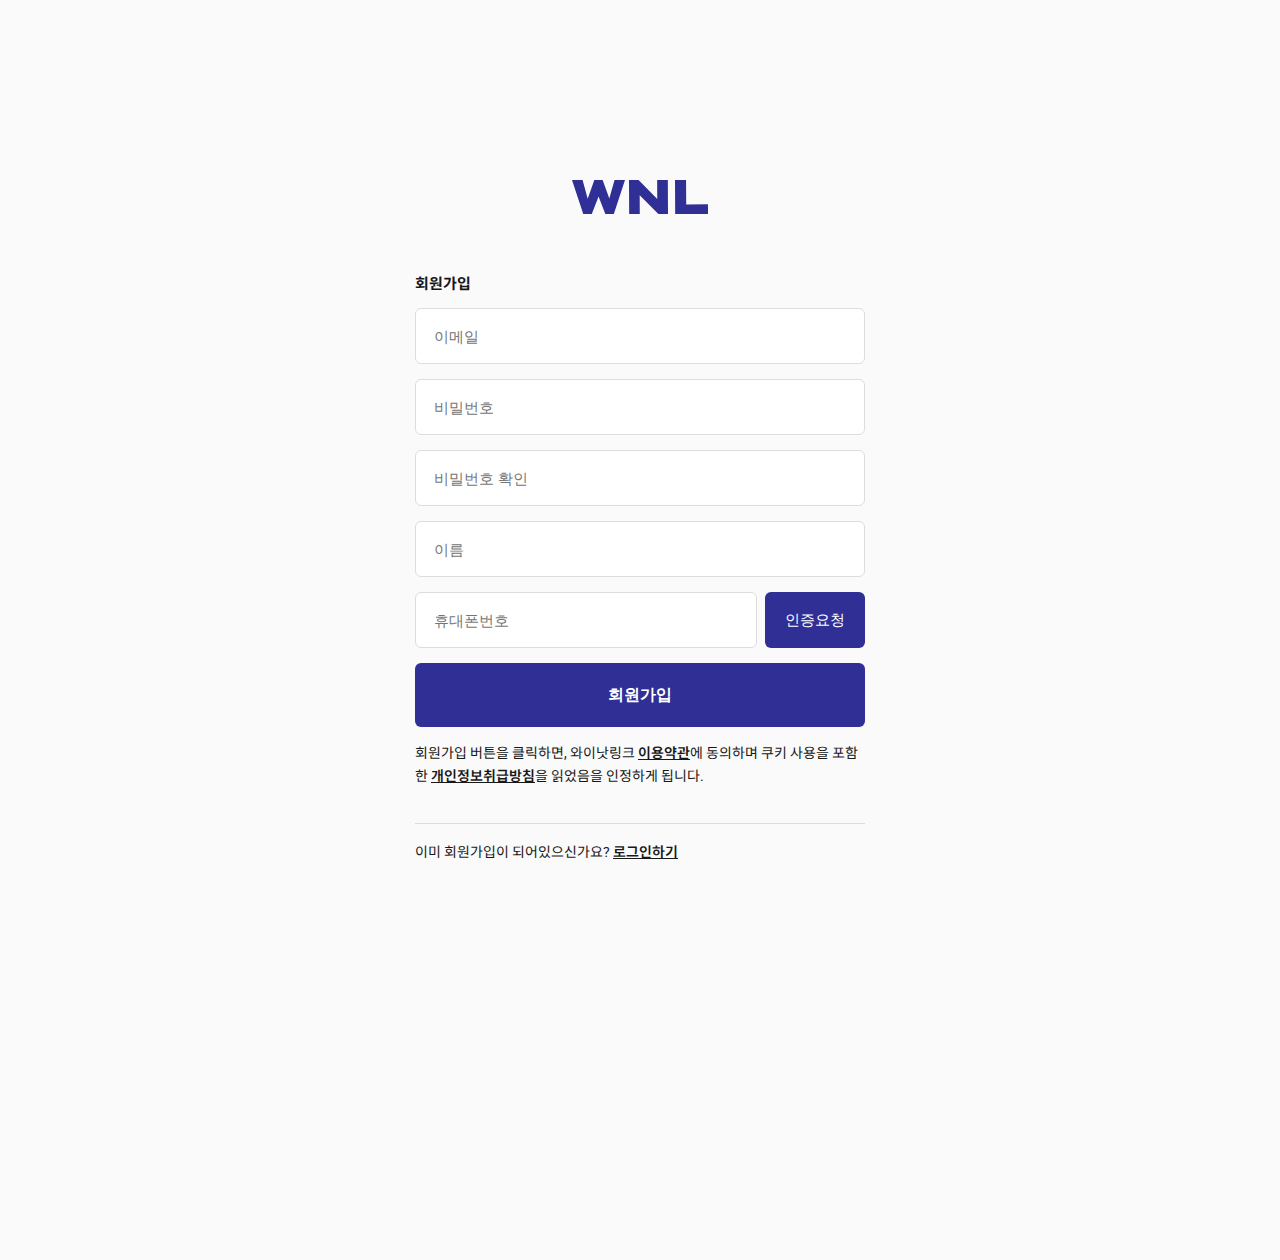
<file: whynot_220p/join.html>
<!DOCTYPE html>
<html lang="en">
<head>
    <meta charset="UTF-8">
    <title>와이낫링크</title>
    <link rel="stylesheet" type="text/css" href="./common.css"/>
    <link rel="stylesheet" type="text/css" href="./mobile.css"/>
    <meta name="viewport" content="width=device-width, initial-scale=1.0">
</head>
<body>
<div class="auth_page">
    <div class="join_section">
        <div class="logo_section">
            <img src="./img/logo.svg"/>
        </div>
        <div class="auth_title">회원가입</div>
        <div class="auth_input_section">
            <div class="input_item">
                <input type="text" placeholder="이메일"/>
            </div>
            <div class="input_item">
                <input type="password" placeholder="비밀번호"/>
            </div>
            <div class="input_item">
                <input type="password" placeholder="비밀번호 확인"/>
            </div>
            <div class="input_item">
                <input type="text" placeholder="이름"/>
            </div>
            <div class="input_item phone_item">
                <input type="tel" placeholder="휴대폰번호"/>
                <button class="default_bt phone_check_bt">인증요청</button>
            </div>
            <div class="input_item">
                <button class="default_bt join_bt">회원가입</button>
            </div>
            <div class="join_input_desc">
                회원가입 버튼을 클릭하면, 와이낫링크 <a>이용약관</a>에 동의하며 쿠키 사용을 포함한
                <a>개인정보취급방침</a>을 읽었음을 인정하게 됩니다.
            </div>
        </div>
        <div class="join_bottom_section">
            이미 회원가입이 되어있으신가요? <a>로그인하기</a>
        </div>
    </div>
</div>



</body>
</html>
</file>
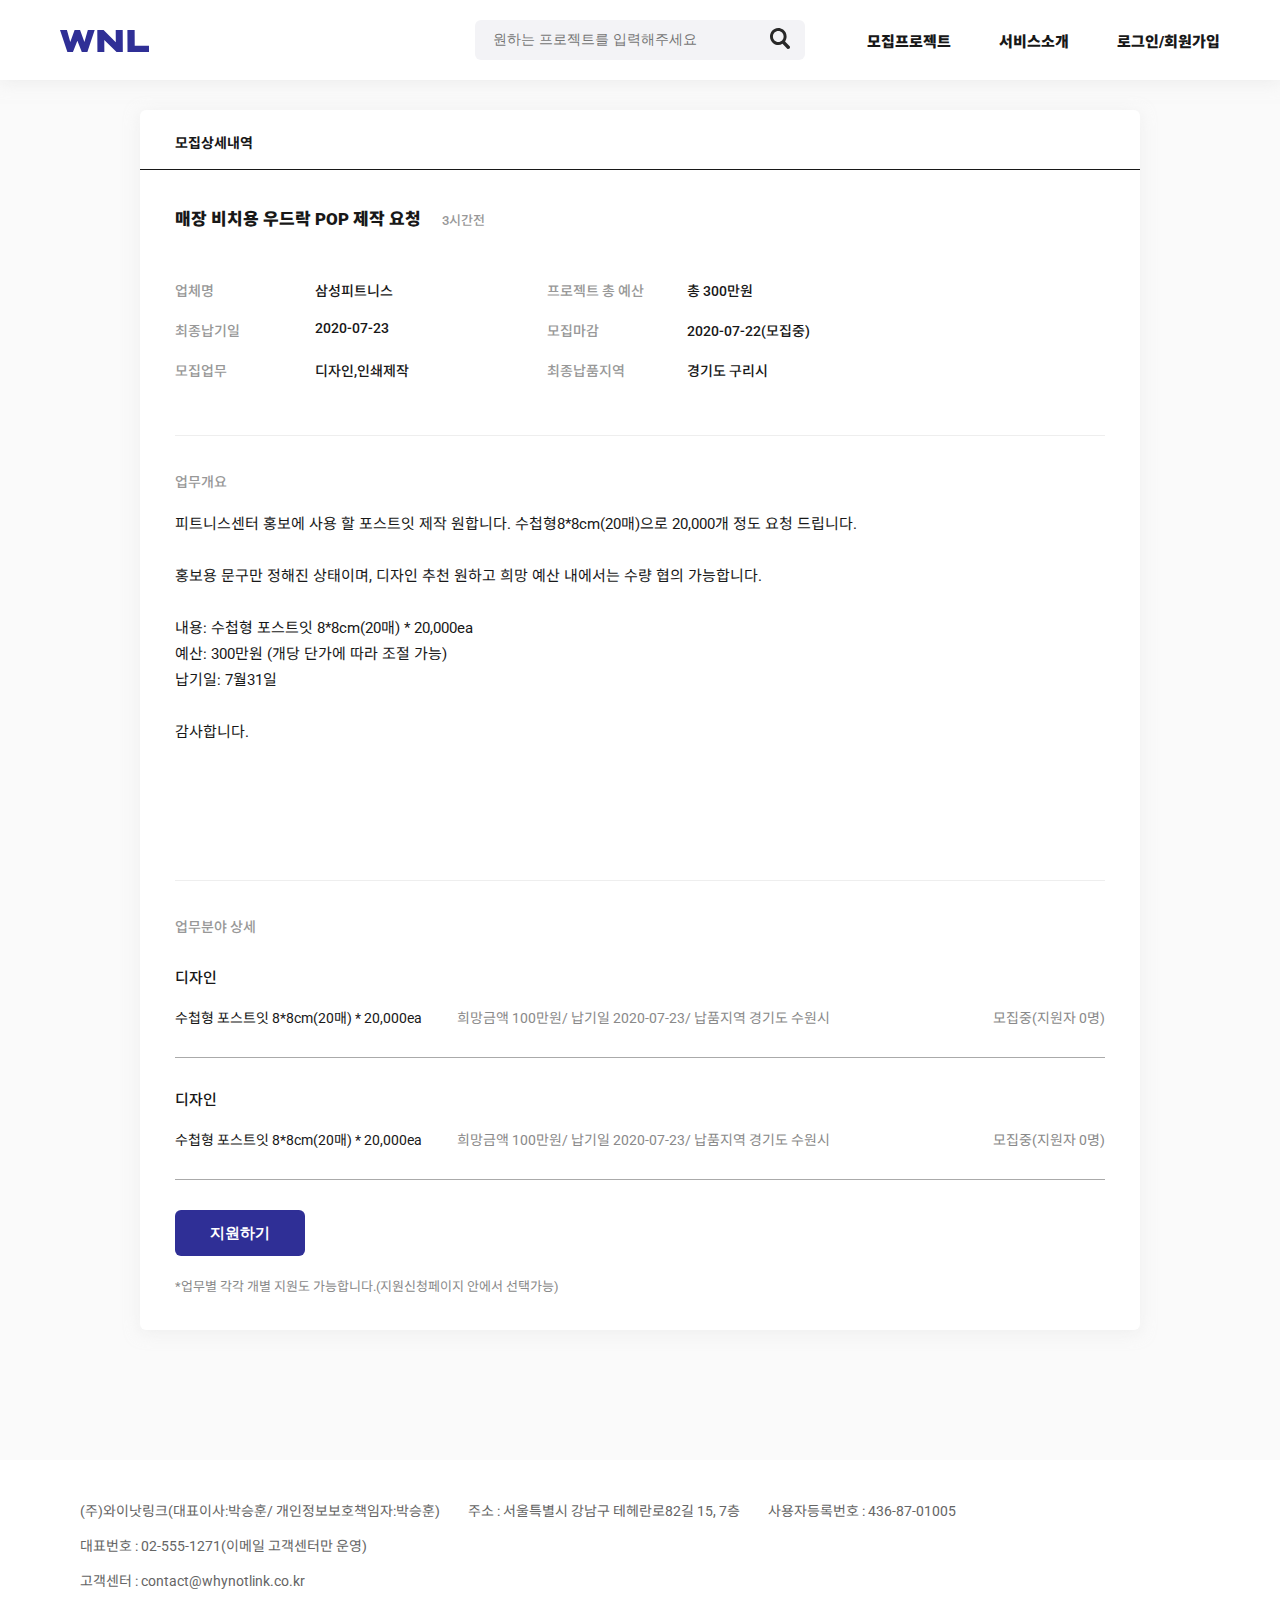
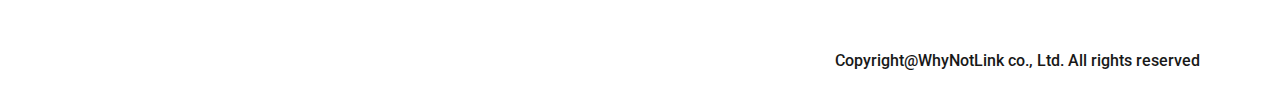
<file: whynot_220p/recruit_detail.html>
<!DOCTYPE html>
<html lang="en">
<head>
    <meta charset="UTF-8">
    <title>와이낫링크</title>
    <link rel="stylesheet" type="text/css" href="./common.css"/>
    <link rel="stylesheet" type="text/css" href="./mobile.css"/>
    <meta name="viewport" content="width=device-width, initial-scale=1.0">
</head>
<body>
<div class="header">
    <div class="logo">
        <img src="./img/logo.svg"/>
    </div>
    <div class="search_section">
        <input type="text" placeholder="원하는 프로젝트를 입력해주세요"/>
        <img src="./img/ic_search.svg"/>
    </div>
    <div class="main_menu">
        <ul>
            <li>모집프로젝트</li>
            <li>서비스소개</li>
            <li>로그인/회원가입</li>
        </ul>
    </div>
    <div class="mobile_menu_bt">
        <div class="mm_m mm1"></div>
        <div class="mm_m mm2"></div>
        <div class="mm_m mm3"></div>
    </div>
    <div class="mobile_menu" style="display:none">
        <div class="search_section">
            <input type="text" placeholder="원하는 프로젝트를 입력해주세요"/>
            <img src="./img/ic_search.svg" />
        </div>
        <div class="main_menu">
            <ul>
                <li>모집프로젝트</li>
                <li>프로젝트등록</li>
                <li>서비스소개</li>
                <li>로그인/회원가입</li>
            </ul>
        </div>
    </div>
</div>
<div class="contents_wrap">
    <div class="div_page">
        <div class="page_title">모집상세내역</div>
        <div class="recruit_header">
            <div class="rc_title">매장 비치용 우드락 POP 제작 요청 <span class="rc_time">3시간전</span></div>
            <div class="rc_option_items">
                <div class="info_item">
                    <div class="info_title">업체명</div>
                    <div class="info_contents">삼성피트니스</div>
                </div>
                <div class="info_item">
                    <div class="info_title">프로젝트 총 예산</div>
                    <div class="info_contents">총 300만원</div>
                </div>
                <div class="info_item">
                    <div class="info_title">최종납기일</div>
                    <div class="info_contents">2020-07-23</div>
                </div>
                <div class="info_item">
                    <div class="info_title">모집마감</div>
                    <div class="info_contents">2020-07-22(모집중)</div>
                </div>
                <div class="info_item">
                    <div class="info_title">모집업무</div>
                    <div class="info_contents">디자인,인쇄제작</div>
                </div>
                <div class="info_item">
                    <div class="info_title">최종납품지역</div>
                    <div class="info_contents">경기도 구리시</div>
                </div>
            </div>
        </div>
        <div class="recruit_contents">
            <div class="section_title">업무개요</div>
            <div class="rcs_contents">
                피트니스센터 홍보에 사용 할 포스트잇 제작 원합니다. 수첩형8*8cm(20매)으로 20,000개 정도 요청 드립니다.<br/>
                <br/>
                홍보용 문구만 정해진 상태이며, 디자인 추천 원하고 희망 예산 내에서는 수량 협의 가능합니다.<br/>
                <br/>
                내용: 수첩형 포스트잇 8*8cm(20매) * 20,000ea<br/>
                예산: 300만원 (개당 단가에 따라 조절 가능)<br/>
                납기일: 7월31일<br/>
                <br/>
                감사합니다.
            </div>
        </div>
        <div class="recruit_department">
            <div class="section_title">업무분야 상세</div>
            <div class="rcd_item">
                <div class="rcd_title">디자인</div>
                <div class="rcd_contents">
                    <div class="rcd_detail">수첩형 포스트잇 8*8cm(20매) * 20,000ea</div>
                    <div class="rcd_option">
                        희망금액 100만원/ 납기일 2020-07-23/ 납품지역 경기도 수원시
                    </div>
                    <div class="rcd_state">모집중(지원자 0명)</div>
                </div>
            </div>
            <div class="rcd_item">
                <div class="rcd_title">디자인</div>
                <div class="rcd_contents">
                    <div class="rcd_detail">수첩형 포스트잇 8*8cm(20매) * 20,000ea</div>
                    <div class="rcd_option">
                        희망금액 100만원/ 납기일 2020-07-23/ 납품지역 경기도 수원시
                    </div>
                    <div class="rcd_state">모집중(지원자 0명)</div>
                </div>
            </div>
            <div class="apply_section">
                <button class="default_bt apply_bt">지원하기</button>
                <div class="info_desc">*업무별 각각 개별 지원도 가능합니다.(지원신청페이지 안에서 선택가능)</div>
            </div>
        </div>
    </div>
</div>
<div class="footer">
    <div class="company_info">
        <ul>
            <li>(주)와이낫링크(대표이사:박승훈/ 개인정보보호책임자:박승훈)</li>
            <li>주소 : 서울특별시 강남구 테헤란로82길 15, 7층</li>
            <li>사용자등록번호 : 436-87-01005</li>
            <li>대표번호 : 02-555-1271(이메일 고객센터만 운영)</li><br/>
            <li>고객센터 : contact@whynotlink.co.kr</li>
        </ul>
    </div>
    <div class="ft_copyright">Copyright@WhyNotLink co., Ltd. All rights reserved</div>
</div>



</body>
</html>
</file>
<file: whynot_220p/common.css>
@import url('https://fonts.googleapis.com/css2?family=Noto+Sans+KR:wght@400;500;700&family=Roboto:wght@400;500;700&display=swap');

body {
font-weight: 400;
font-size: 14px;
font-family: 'Roboto','Noto Sans KR',sans-serif;
text-rendering: optimizeLegibility;
-webkit-font-smoothing: antialiased;
color: #181818;
margin: 0px;
padding: 0px;
}
ul, li {
list-style: none;
margin: 0px;
padding: 0px;
}
a {
color: #181818;
text-decoration: none;
}
button{
    padding:0px;
}

.header {
    height: 80px;
    background: #FFFFFF;
    box-shadow: 0 2px 15px 0 rgba(224, 224, 224, 0.5);
    position: relative;
    z-index: 11;
    display: flex;
    justify-content: center;
    align-items: center;
}
.header .logo {
    position: absolute;
    left: 60px;
    top: 30px;
    width: 89px;
}
.header .logo img {
    width: 100%;
}

.header.white {
    position: absolute;
    top:0px;
    width:100%;
    background-color: transparent;
    color: #fff;
    box-shadow: none;
}
.header.white .search_section{
    display:none;
}
.header .search_section {
    width: 330px;
    height: 40px;
    background-color: #F3F3F6;
    border-radius: 6px;
    position: relative;
}
.header .search_section img {
    position: absolute;
    right: 15px;
    top: 8px;
}
.header .search_section input {
    border: none;
    width: 90%;
    height: 38px;
    background-color: transparent;
    padding-left: 18px;
    font-size: 14px;
    box-sizing: border-box;
}
.header .main_menu {
    position: absolute;
    top: 30px;
    right: 60px;
}
.header .main_menu ul li {
    font-size: 15px;
    font-weight: 900;
    margin-left: 45px;
    display: inline-block;
    cursor: pointer;
}
.header .mobile_menu{
    display:none
}
.contents_wrap {
    position: relative;
    z-index: 10;
    background-color: #fafafa;
    padding: 30px 0px 80px;
}
.contents_wrap .recruit_section {
    display: flex;
    max-width: 1200px;
    margin: 0px auto;
}
.contents_wrap .recruit_section .cate_section {
    width: 240px;
    background-color: #fff;
    box-shadow: 0 3px 15px 0 rgba(230, 230, 230, 0.5);
    border-radius: 6px;
    margin-right: 30px;
    padding: 20px 25px;
    height: 450px;
    box-sizing: border-box;
}
.contents_wrap .recruit_section .cate_section .cate_title {
    font-size: 13px;
    color: #989898;
}
.contents_wrap .recruit_section .cate_section .cate_items {
    margin-top: 15px;
    margin-bottom: 30px;
}
.contents_wrap .recruit_section .cate_section .cate_items .cate_item {
    font-size: 13px;
    font-weight: 500;
    margin-bottom: 12px;
}
.contents_wrap .recruit_section .recruit_items {
    flex: 1;
}
.contents_wrap .recruit_section .recruit_items .order_section {
    background: #2F2F96;
    box-shadow: 0 3px 15px 0 rgba(230, 230, 230, 0.5);
    border-radius: 6px;
    padding: 0px 25px;
    line-height: 45px;
    height: 47px;
    box-sizing: border-box;
    margin-bottom: 15px;
}
.contents_wrap .recruit_section .recruit_items .order_section ul li {
    display: inline-block;
    font-size: 13px;
    color: #B8B8B8;
    margin-right: 25px;
    font-weight:500;
    cursor: pointer;
}
.contents_wrap .recruit_section .recruit_items .order_section ul li.active {
    color: #fff;
}

.contents_wrap .recruit_section .recruit_items .recruit_item {
    background: #FFFFFF;
    box-shadow: 0 3px 15px 0 rgba(230, 230, 230, 0.5);
    border-radius: 6px;
    padding: 25px 30px;
    box-sizing: border-box;
    margin-bottom: 15px;
    position: relative;
}
.contents_wrap .recruit_section .recruit_items .recruit_item .rc_title {
    font-size: 15px;
    font-weight: 700;
}
.contents_wrap .recruit_section .recruit_items .recruit_item .rc_title .rc_time {
    font-size: 13px;
    color: #989898;
    font-weight: 500;
    margin-left: 17px;
}
.contents_wrap .recruit_section .recruit_items .recruit_item .rc_cate {
    position: absolute;
    right: 30px;
    top: 25px;
    font-size: 13px;
    color: #989898;
    font-weight: 500;
}
.contents_wrap .recruit_section .recruit_items .recruit_item .rc_cate ul li {
    display: inline-block;
    margin-left: 25px;
}
.contents_wrap .recruit_section .recruit_items .recruit_item .rc_contents {
    font-size: 14px;
    margin-top: 20px;
    height: 50px;
}
.contents_wrap .recruit_section .recruit_items .recruit_item .rc_option ul li {
    display: inline-block;
    font-size: 13px;
    font-weight: 500;
    margin-right: 25px;
}
.contents_wrap .div_page {
    max-width: 1000px;
    margin: 0px auto;
    background-color: #fff;
    box-shadow: 0 3px 15px 0 rgba(230, 230, 230, 0.5);
    border-radius: 6px;
}
.contents_wrap .div_page .page_title {
    font-size: 14px;
    font-weight: 700;
    height: 60px;
    padding: 22px 35px;
    box-sizing: border-box;
    border-bottom: 1px solid #181818;
}

.contents_wrap .div_page .recruit_header {
    padding: 35px;
}
.contents_wrap .div_page .recruit_header .rc_title {
    font-weight: 900;
    font-size: 17px;
}
.contents_wrap .div_page .recruit_header .rc_title .rc_time {
    font-size: 13px;
    color: #989898;
    font-weight: 500;
    vertical-align: middle;
    display: inline-block;
    margin-top: -2px;
    margin-left: 17px;
}
.contents_wrap .div_page .recruit_header .rc_option_items {
    display: flex;
    flex-wrap: wrap;
    margin-top: 50px;
}
.contents_wrap .div_page .recruit_header .rc_option_items .info_item {
    width: 40%;
}
.contents_wrap .div_page .recruit_header .info_item .info_title {
    width: 140px;
}
.contents_wrap .div_page .recruit_contents {
    padding: 35px 0px;
    max-width: 930px;
    margin: 0px auto;
    border-top: 1px solid #eee;
}
.contents_wrap .div_page .recruit_contents .rcs_contents {
    margin-top: 20px;
    font-size: 15px;
    line-height: 26px;
}
.contents_wrap .div_page .recruit_department {
    padding: 35px 0px;
    box-sizing: border-box;
    border-top: 1px solid #eee;
    max-width: 930px;
    margin: 100px auto 50px;
}
.contents_wrap .div_page .recruit_department .info_title {
    margin-bottom: 10px;
}
.contents_wrap .div_page .recruit_department .rcd_item {
    padding: 30px 0px;
    border-bottom: 1px solid #AAAAAA;
}
.contents_wrap .div_page .recruit_department .rcd_item .rcd_title {
    font-size: 15px;
    font-weight: 500;
    width: 200px;
}
.contents_wrap .div_page .recruit_department .rcd_item .rcd_contents {
    display: flex;
    margin-top: 20px;
    font-size: 14px;
}
.contents_wrap .div_page .recruit_department .rcd_item .rcd_contents .rcd_option {
    flex: 1;
    color: #898989;
    margin-left: 35px;
}
.contents_wrap .div_page .recruit_department .rcd_item .rcd_contents .rcd_state {
    color: #898989;
}
.contents_wrap .div_page .recruit_department .apply_section {
    margin-top: 30px;
}
.contents_wrap .div_page .recruit_department .apply_section .info_desc {
    font-size: 13px;
    margin-top: 20px;
    color: #898989;
}
.contents_wrap.intro_contents {
    background-color: transparent;
    padding: 0px;
}
.contents_wrap .company.cp1 {
    height: 100vh;
    display: flex;
    align-items: center;
    justify-content: center;
    background-color: #272782;
}
.contents_wrap .company.cp1 .main_title {
    flex:1;
    display: flex;
    font-size: 30px;
    font-weight: 700;
    align-items: center;
    justify-content: flex-end;
}
.contents_wrap .company.cp1 .main_title .main_deco {
    display: inline-block;
    margin-left: 35px;
    width: 150px;
    height: 1px;
    background-color: #181818;
}
.contents_wrap .company.cp1 .back_img {
    width: 50%;
    height: 100vh;
    background-image: url("./img/company1.jpg");
}
.contents_wrap .company.cp2 {
    margin-top: 300px;
    padding: 0px 80px;
}
.contents_wrap .company.cp2 .main_title {
    font-size: 30px;
    line-height: 50px;
    font-weight: 700;
    margin-left: 12%;
}
.contents_wrap .company.cp2 .main_img {
    margin-top: 160px;
    text-align: right;
    margin-right: 12%;
}
.contents_wrap .company.cp2 .main_img img {
    width: 960px;
}
.contents_wrap .company.cp3 {
    margin-top: 250px;
    padding: 0px 80px;
}
.contents_wrap .company.cp3 .main_title {
     font-size: 30px;
     line-height: 50px;
     font-weight: 700;
     margin-left: 12%;
 }
.contents_wrap .company.cp3 .mission_items {
    margin-left: 14%;
    margin-top: 120px;
    display: flex;
    justify-content: space-between;
    width: 83%;
}
.contents_wrap .company.cp3 .mission_items .mission_item {
    flex: 1;
    margin-left: 7%;
}
.contents_wrap .company.cp3 .mission_items .mission_item .ms_num {
    text-transform: uppercase;
    font-size: 14px;
    font-weight: 600;
}
.contents_wrap .company.cp3 .mission_items .mission_item .ms_title {
    font-size: 20px;
    font-weight: 900;
    margin-top: 18px;
}
.contents_wrap .company.cp3 .mission_items .mission_item .ms_desc {
    margin-top: 24px;
    line-height: 33px;
    font-size: 16px;
}
.contents_wrap .company.cp4 {
    margin-top: 300px;
    padding: 0px 80px 200px;
}
.contents_wrap .company.cp4 .main_title {
    font-size: 30px;
    line-height: 50px;
    font-weight: 700;
    margin-left: 52%;
}
.contents_wrap .company.cp4 .service_process {
    display: flex;
    flex-wrap: wrap;
    margin-top: 95px;
    padding: 0px 3%;
    margin-right:-5%;
}
.contents_wrap .company.cp4 .service_process .sv_item {
    width: 25%;
    padding-right: 5%;
    box-sizing: border-box;
    margin-bottom: 70px;
}
.contents_wrap .company.cp4 .service_process .sv_item .sv_num {
    font-size: 80px;
    color: #eee;
    font-weight: 700;
}
.contents_wrap .company.cp4 .service_process .sv_item .sv_title {
    font-size: 20px;
    margin-top: 20px;
    font-weight: 900;
}
.contents_wrap .company.cp4 .service_process .sv_item .sv_desc {
    font-size: 16px;
    line-height: 28px;
    margin-top: 24px;
}
.contents_wrap .project_add_section {
    height: 580px;
    display: flex;
    background-image: url("/img/project_add.jpg");
    background-size: cover;
    align-items: center;
    justify-content: center;
    flex-direction: column;
    text-align: center;
    color: #fff;
}
.contents_wrap .project_add_section .main_title {
    font-size: 30px;
    font-weight: 900;
    line-height: 50px;
}
.contents_wrap .project_add_section .pr_add_go_bt {
    width: 285px;
    height: 73px;
    line-height:73px;
    text-align: center;
    border-radius: 38px;
    box-sizing: border-box;
    font-size: 17px;
    font-weight: 900;
    border: 2px solid #fff;
    margin-top: 65px;
    cursor: pointer;
}
.contents_wrap .project_add_section .pr_add_go_desc {
    font-size: 15px;
    font-weight: 700;
    margin-top: 60px;
}

.footer {
    padding: 40px 80px;
    position: relative;
    height: 160px;
}
.footer .company_info {
    color: #656565;
}
.footer .company_info ul li {
    display: inline-block;
    font-size: 14px;
    margin-right: 25px;
    margin-bottom: 15px;
}
.footer .ft_copyright {
    position: absolute;
    right: 80px;
    bottom: 30px;
    font-size: 16px;
    font-weight: 500;
}

.contents_wrap .div_page .page_contents {
    padding: 30px;
}
.contents_wrap .div_page .page_bottom {
    border-top: 1px solid #181818;
    padding: 23px 35px;
    margin-top: 50px;
    display: flex;
    justify-content: flex-end;
    align-items: center;
}
.contents_wrap .div_page .page_bottom .submit_desc {
    font-size: 14px;
    color: #898989;
    margin-right: 20px;
}

input[type=text], input[type=password], input[type=tel], input[type=number] {
    border: none;
    border-bottom: 1px solid #181818;
    width: 150px;
    height: 42px;
    font-size: 14px;
    box-sizing: border-box;
}
input[type=text]:focus, input[type=password]:focus, input[type=tel]:focus, input[type=number]:focus {
    outline: none;
}
input[type=text].date_select{
    background-image: url("/img/ic_date.svg");
    background-position: right center;
    background-repeat: no-repeat;
}

select {
    height: 40px;
    font-size: 14px;
    -webkit-appearance: none;
    border-radius: 0px;
    width: 150px;
    border: none;
    border-bottom: 1px solid #181818;
    background-image: url("/img/ic_arrow_down.svg");
    background-position: right center;
    background-repeat: no-repeat;
}
select:focus {
    outline: none;
}

textarea {
    font-size: 14px;
    line-height: 24px;
    width: 100%;
    box-sizing: border-box;
    padding: 15px;
    border-radius: 6px;
    height: 250px;
    border: 1px solid #181818;
}
textarea:focus {
    outline: none;
}

input[type=checkbox] {
    border: 1px solid #E4E4E4;
    box-shadow: none;
    width: 18px;
    height: 18px;
    vertical-align: middle;
    margin: -1px 3px 0px 0px;
}

.input_item {
    display: flex;
    margin-bottom: 15px;
    width: 100%;
}
.input_item.wide_item input {
    width: 450px;
}
.input_item.full_item {
    display: block;
}
.input_item .input_title {
    font-size: 14px;
    color: #989898;
    font-weight: 500;
    width: 120px;
    line-height: 42px;
}
.input_item .input_contents {
    flex: 1;
    font-size: 14px;
}
.input_item .input_desc {
    margin-top: 15px;
    font-size: 13px;
    color: #989898;
    display: block;
}
.on_off_bt {
    position: relative;
    margin-top: 11px;
    display: inline-block;
}
.on_off_bt .check_toggle {
    display: none;
}
.on_off_bt .check_toggle:checked + .toggle_bt:before {
    width: 37px;
    background: #2F2F96;
}
.on_off_bt .check_toggle:checked + .toggle_bt:after {
    left: 17px;
    box-shadow: inset 0 0 0 1px #2F2F96, 0 2px 4px rgba(0, 0, 0, 0.2);
}
.on_off_bt .toggle_bt {
    display: inline-block;
    vertical-align: middle;
    position: relative;
    box-shadow: inset 0 0 0px 1px #d5d5d5;
    text-indent: -5000px;
    height: 20px;
    width: 37px;
    border-radius: 10px;
    cursor: pointer;
}
.on_off_bt .toggle_bt:before {
    content: "";
    position: absolute;
    display: block;
    height: 20px;
    width: 37px;
    top: 0;
    left: 0;
    border-radius: 10px;
    background: rgba(19, 191, 17, 0);
    -moz-transition: 0.25s ease-in-out;
    -webkit-transition: 0.25s ease-in-out;
    transition: 0.25s ease-in-out;
}
.on_off_bt .toggle_bt:after {
    content: "";
    position: absolute;
    display: block;
    height: 20px;
    width: 20px;
    top: 0;
    left: 0px;
    border-radius: 10px;
    background: white;
    box-shadow: inset 0 0 0 1px rgba(0, 0, 0, 0.2), 0 2px 4px rgba(0, 0, 0, 0.2);
    -moz-transition: 0.25s ease-in-out;
    -webkit-transition: 0.25s ease-in-out;
    transition: 0.25s ease-in-out;
}
.on_off_value {
    font-size: 13px;
    font-weight: 500;
    margin-left: 6px;
}

.file_input {
    display: flex;
}
.file_input input {
    display: none;
}
.file_input label {
    display: flex;
}
.file_input .file_text {
    width: 300px;
    background-color: #f5f5f5;
    height: 42px;
    border: 1px solid #E2E2E2;
    box-sizing: border-box;
    padding: 12px 15px;
    border-radius: 6px;
    color: #989898;
    cursor: pointer;
}
.file_input .file_bt {
    width: 93px;
    height: 42px;
    background-color: #676767;
    text-align: center;
    line-height: 42px;
    color: #fff;
    border-radius: 6px;
    margin-left: 4px;
    font-weight: 500;
    font-size: 14px;
    cursor: pointer;
}
.auth_page {
    background-color: #fafafa;
    padding: 20vh 0px;
    min-height: 100vh;
    text-align: center;
}
.auth_page .join_section {
    max-width: 450px;
    margin: 0px auto;
}
.auth_page .join_section a {
    color: #181818;
    text-decoration: underline;
    font-weight: 600;
    cursor: pointer;
}

.auth_page .join_section .auth_title {
    font-size: 15px;
    text-align: left;
    margin-top: 55px;
    font-weight: 700;
}
.auth_page .join_section .auth_input_section {
    margin-top: 15px;
}
.auth_page .join_section .auth_input_section .input_item input{
    width: 100%;
    height: 56px;
    padding: 10px 18px;
    border-radius: 6px;
    font-size: 15px;
    box-sizing: border-box;
    border: 1px solid #ddd;
    background-color: #fff;
}
.auth_page .join_section .auth_input_section .input_item.phone_item {
    display: flex;
}
.auth_page .join_section .auth_input_section .input_item.phone_item input {
    flex: 1;
}
.auth_page .join_section .auth_input_section .input_item.phone_item .phone_check_bt{
    margin-left: 8px;
}
.auth_page .join_section .join_input_desc {
    margin-top: 5px;
    font-size: 14px;
    line-height: 23px;
    text-align: left;
}
.auth_page .join_section .join_bottom_section {
    margin-top: 35px;
    padding-top: 17px;
    border-top: 1px solid #ddd;
    text-align: left;
}


.default_bt {
    box-sizing: border-box;
    cursor: pointer;
    text-align: center;
    font-size: 14px;
    border: 0px;
    border-radius: 6px;
    font-weight: 600;
}
.default_bt.apply_bt {
    width: 130px;
    font-size: 15px;
    color: #fff;
    line-height: 46px;
    background-color: #2F2F96;
}
.default_bt.join_bt {
    width: 100%;
    height: 64px;
    line-height: 64px;
    font-size: 16px;
    color: #fff;
    background-color: #2F2F96;
}
.default_bt.phone_check_bt {
    width: 100px;
    height: 56px;
    font-size: 15px;
    font-weight: 500;
    color: #fff;
    background-color: #2F2F96;
}

.default_bt.submit_bt {
    width: 130px;
    font-size: 15px;
    font-weight: 500;
    color: #fff;
    line-height: 46px;
    background-color: #2F2F96;
}

.section_title {
    color: #989898;
    font-size: 14px;
    font-weight: 500;
}


.info_item {
    display: flex;
    font-size: 14px;
    margin-bottom: 20px;
    font-weight: 500;
}
.info_item .info_title {
    width: 120px;
    color: #989898;
}
.info_item .info_contents {
    flex: 1;
}
</file>
<file: whynot_220p/mobile.css>
@media only screen and (max-width: 1200px) {
    input[type=text],select{
        font-size: 13px;
    }
    textarea {
        font-size: 13px;
        line-height: 22px;
        padding: 12px;
    }
    .header > .search_section {
        display: none;
    }
    .header > .main_menu {
        display: none;
    }

    .contents_wrap .recruit_section .cate_section{
        display:none
    }
    .header {
        height: 56px;
        position: fixed;
        background-color: #fff;
        top: 0px;
        width: 100%;
    }
    .header .logo {
        left: 20px;
        top: 20px;
        z-index: 50;
    }
    .header .logo img {
        width: 68px;
    }
    .header.white .mobile_menu_bt .mm_m {
        background-color: #fff;
    }
    .contents_wrap {
        padding: 66px 0px 40px;
    }
    .header .mobile_menu_bt {
        position: fixed;
        right: 20px;
        top: 20px;
        width: 19px;
        z-index: 50;
    }
    .header .mobile_menu_bt .mm_m {
        width: 100%;
        height: 1.5px;
        background-color: #181818;
        border-radius: 1px;
        position: absolute;
        transition-duration: 0.2s;
    }
    .header .mobile_menu_bt .mm1 {
        top: 0px;
    }
    .header .mobile_menu_bt .mm2 {
        top: 6px;
    }
    .header .mobile_menu_bt .mm3 {
        top: 12px;
    }
    .header .mobile_menu_bt.active .mm1 {
        transform: translateY(6px) rotateZ(45deg);
    }
    .header .mobile_menu_bt.active .mm2 {
        transform: scaleX(0);
    }
    .header .mobile_menu_bt.active .mm3 {
        transform: translateY(-6px) rotateZ(-45deg);
    }
    .header .mobile_menu {
        position: fixed;
        z-index: 10;
        top: 0px;
        width: 100%;
        bottom: 0px;
        left: 0px;
        background-color: #fff;
        padding: 70px 20px 0px;
        box-sizing: border-box;
    }
    .header .mobile_menu .search_section {
        width: 100%;
    }
    .header .mobile_menu .search_section input {
        font-size: 13px;
    }
    .header .mobile_menu .main_menu {
        position: relative;
        right: initial;
        top: initial;
        margin-top: 40px;
        margin-left: 0px;
    }
    .header .mobile_menu .main_menu ul li {
        display: block;
        margin-bottom: 25px;
        margin-left:20px;
    }
    .contents_wrap .recruit_section .recruit_items .order_section {
        display: none;
    }
    .contents_wrap .recruit_section .mobile_filter_section {
        background-color: #2F2F96;
        color: #fff;
        font-size: 13px;
        display: flex;
        align-items: center;
        padding: 0px 20px;
        box-sizing: border-box;
        height: 45px;
        justify-content: space-between;
        transition-duration: 0.2s;
        position: relative;
        z-index: 2;
        font-weight: 500;
    }
    .contents_wrap .recruit_section .mobile_filter_section .filter_view_bt {
        width: 50px;
    }
    .contents_wrap .recruit_section .mobile_filter_section select {
        -webkit-appearance: none;
        color: #fff;
        border:none;
        background-color: transparent;
        width: inherit;
        padding-right: 10px;
        background-image: url("/img/ic_arrow_down_w.svg");
        background-repeat: no-repeat;
        background-size: 8px;
        font-size: 13px;
        font-weight: 500;
        background-position: right center;
    }
    .contents_wrap .recruit_section {
        flex-direction: column;
    }
    .contents_wrap .recruit_section .cate_section {
        width: 100%;
        background-color: #2E2E2E;
        border-radius: 0px;
        height: 100%;
        box-shadow: none;
        display: none;
        position: relative;
        padding: 10px 20px;
        z-index: 2;
    }
    .contents_wrap .recruit_section .cate_section.active {
        display: block;
    }
    .contents_wrap .recruit_section .cate_section .cate_title {
        font-size: 12px;
        color: #aaa;
    }
    .contents_wrap .recruit_section .cate_section .cate_items {
        display: flex;
        flex-wrap: wrap;
        margin-bottom: 5px;
    }
    .contents_wrap .recruit_section .cate_section .cate_items .cate_item {
        color: #fff;
        font-size: 12px;
        margin-right: 10px;
    }
    .contents_wrap .recruit_section .recruit_items .recruit_item {
        border-radius: 0px;
        padding: 23px 20px 15px;
        margin-bottom: 10px;
    }
    .contents_wrap .recruit_section .recruit_items .recruit_item .rc_title {
        font-size: 14px;
    }
    .contents_wrap .recruit_section .recruit_items .recruit_item .rc_title .rc_time {
        margin-left: 13px;
    }
    .contents_wrap .recruit_section .recruit_items .recruit_item .rc_cate {
        position: relative;
        right: initial;
        top: initial;
        margin-top: 12px;
    }
    .contents_wrap .recruit_section .recruit_items .recruit_item .rc_cate ul li {
        margin-left: 0px;
        margin-right: 15px;
        font-size: 13px;
    }
    .contents_wrap .recruit_section .recruit_items .recruit_item .rc_contents {
        font-size: 13px;
        margin-top: 15px;
        line-height: 22px;
        height: 100%;
    }
    .contents_wrap .recruit_section .recruit_items .recruit_item .rc_option {
        margin-top: 20px;
    }
    .contents_wrap .recruit_section .recruit_items .recruit_item .rc_option ul li {
        margin-bottom: 10px;
    }

    .contents_wrap .div_page .page_title {
        font-size: 13px;
        padding: 16px 20px;
        height: 50px;
    }
    .contents_wrap .div_page .recruit_header {
        padding: 20px;
    }
    .contents_wrap .div_page .recruit_header .rc_title {
        font-size: 14px;
    }
    .contents_wrap .div_page .recruit_header .rc_title .rc_time {
        margin-left: 12px;
        margin-top: -4px;
    }
    .contents_wrap .div_page .recruit_header .rc_option_items {
        margin-top: 30px;
    }
    .contents_wrap .div_page .recruit_header .rc_option_items .info_item {
        width: 100%;
    }
    .contents_wrap .div_page .recruit_contents {
        padding: 25px 20px;
    }
    .contents_wrap .div_page .recruit_contents .rcs_contents {
        font-size: 13px;
        line-height: 24px;
    }
    .contents_wrap .div_page .recruit_department {
        margin-top: 30px;
        padding: 25px 20px;
    }
    .contents_wrap .div_page .recruit_department .rcd_item {
        padding: 20px 0px;
    }
    .contents_wrap .div_page .recruit_department .rcd_item .rcd_title {
        font-size: 13px;
    }
    .contents_wrap .div_page .recruit_department .rcd_item .rcd_contents {
        flex-direction: column;
        margin-top: 10px;
        font-size: 13px;
    }
    .contents_wrap .div_page .recruit_department .rcd_item .rcd_contents .rcd_option {
        margin-top: 10px;
        font-size: 13px;
        margin-left: 0px;
        line-height: 22px;
    }
    .contents_wrap .div_page .recruit_department .rcd_item .rcd_contents .rcd_state {
        font-size: 13px;
    }
    .default_bt.apply_bt {
        width: 100%;
    }
    .contents_wrap .company.cp1 .back_img {
        display: none;
    }
    .contents_wrap .company.cp1 .main_title {
        font-size: 20px;
        margin-right: 0px;
        justify-content: center;
    }
    .contents_wrap .company.cp1 .main_title .main_deco {
        width: 100px;
        margin-left: 20px;
    }
    .contents_wrap .company.cp2 {
        padding: 0px;
        margin-top: 100px;
    }
    .contents_wrap .company.cp2 .main_title {
        font-size: 17px;
        line-height: 30px;
        margin-left: 20px;
    }
    .contents_wrap .company.cp2 .main_img {
        margin-top: 60px;
        margin-right: 0px;
    }
    .contents_wrap .company.cp2 .main_img img {
        width: 100%;
    }
    .contents_wrap .company.cp3 {
        padding: 0px 20px;
        margin-top: 60px;
    }
    .contents_wrap .company.cp3 .main_title {
        font-size: 17px;
        line-height: 30px;
        margin-left: 0px;
    }
    .contents_wrap .company.cp3 .mission_items {
        margin-left: 0px;
        margin-top: 50px;
        width: 100%;
        flex-direction: column;
    }
    .contents_wrap .company.cp3 .mission_items .mission_item {
        margin-left: 0px;
        margin-bottom: 30px;
    }
    .contents_wrap .company.cp3 .mission_items .mission_item .ms_num {
        font-size: 12px;
    }
    .contents_wrap .company.cp3 .mission_items .mission_item .ms_title {
        margin-top: 10px;
        font-size: 15px;
    }
    .contents_wrap .company.cp3 .mission_items .mission_item .ms_desc {
        font-size: 13px;
        margin-top: 15px;
        line-height: 22px;
    }
    .contents_wrap .company.cp4 {
        margin-top: 100px;
        padding: 0px 20px 50px;
    }
    .contents_wrap .company.cp4 .main_title {
        font-size: 17px;
        line-height: 30px;
        margin-left: 0px;
    }
    .contents_wrap .company.cp4 .service_process {
        flex-direction: column;
        margin-right: 0px;
        padding: 0px;
        margin-top: 30px;
    }
    .contents_wrap .company.cp4 .service_process .sv_item {
        width: 100%;
        padding-right: 0px;
        margin-bottom: 30px;
    }
    .contents_wrap .company.cp4 .service_process .sv_item .sv_num {
        font-size: 35px;
    }
    .contents_wrap .company.cp4 .service_process .sv_item .sv_title {
        font-size: 15px;
        margin-top: 10px;
    }
    .contents_wrap .company.cp4 .service_process .sv_item .sv_desc {
        margin-top: 15px;
        font-size: 13px;
    }
    .contents_wrap .project_add_section {
        height: 350px;
    }
    .contents_wrap .project_add_section .main_title {
        font-size: 15px;
        line-height: 25px;
    }
    .contents_wrap .project_add_section .pr_add_go_bt {
        margin-top: 32px;
        width: 224px;
        height: 56px;
        line-height:56px;
        font-size: 13px;
    }
    .contents_wrap .project_add_section .pr_add_go_desc {
        margin-top: 25px;
        font-size: 12px;
        line-height: 22px;
        padding: 0px 40px;
    }
    .contents_wrap .div_page .page_contents {
        padding: 20px;
    }
    .contents_wrap .div_page .page_bottom {
        flex-wrap: wrap;
        padding: 20px;
    }
    .contents_wrap .div_page .page_bottom .submit_bt {
        margin-top: 10px;
        width: 100%;
        line-height: 46px;
        font-size: 14px;
    }

    .contents_wrap .div_page .page_bottom .submit_desc {
        width: 100%;
        font-size: 12px;
        line-height: 22px;
        margin-right: 0px;
        margin-bottom: 10px;
    }
    .auth_page {
        padding: 85px 0px;
    }
    .auth_page .join_section {
        padding: 0px 20px;
        box-sizing: border-box;
    }
    .auth_page .join_section .logo_section img {
        width: 96px;
    }
    .auth_page .join_section .auth_title {
        margin-top: 30px;
        font-size: 13px;
    }
    .auth_page .join_section .auth_input_section .input_item input {
        height: 50px;
        font-size: 14px;
    }
    .auth_page .join_section .join_input_desc {
        font-size: 13px;
    }
    .auth_page .join_section .join_bottom_section {
        font-size: 13px;
    }
    .auth_page .join_section .join_bottom_section {
        margin-top: 25px;
    }


    .default_bt.join_bt {
        height: 60px;
        line-height: 60px;
        font-size: 15px;
    }
    .default_bt.phone_check_bt {
        height: 50px;
        font-size:14px;
    }

    .input_item {
        margin-bottom: 15px;
    }
    .input_item .input_title {
        font-size: 13px;
        width: 90px;
    }
    .input_item .input_desc {
        font-size: 12px;
        line-height: 20px;
        margin-top: 12px;
    }
    .input_item.wide_item input {
        width: 100%;
    }
    .input_item.mobile_full_item {
        flex-direction: column;
    }
    .file_input .file_bt {
        height: 40px;
        line-height: 40px;
        font-size: 13px;
        width: 85px;
        margin-left: 0px;
    }
    .file_input .file_text {
        display: none;
    }


    .footer {
        padding: 30px 20px 50px;
    }
    .footer .company_info ul li {
        display: block;
        font-size: 12px;
        line-height: 24px;
        margin-right: 0px;
        margin-bottom: 0px;
    }
    .footer .company_info br {
        display: none;
    }
    .footer .ft_copyright {
        font-size: 12px;
        right: 20px;
        bottom: 25px;
    }
}
</file>
